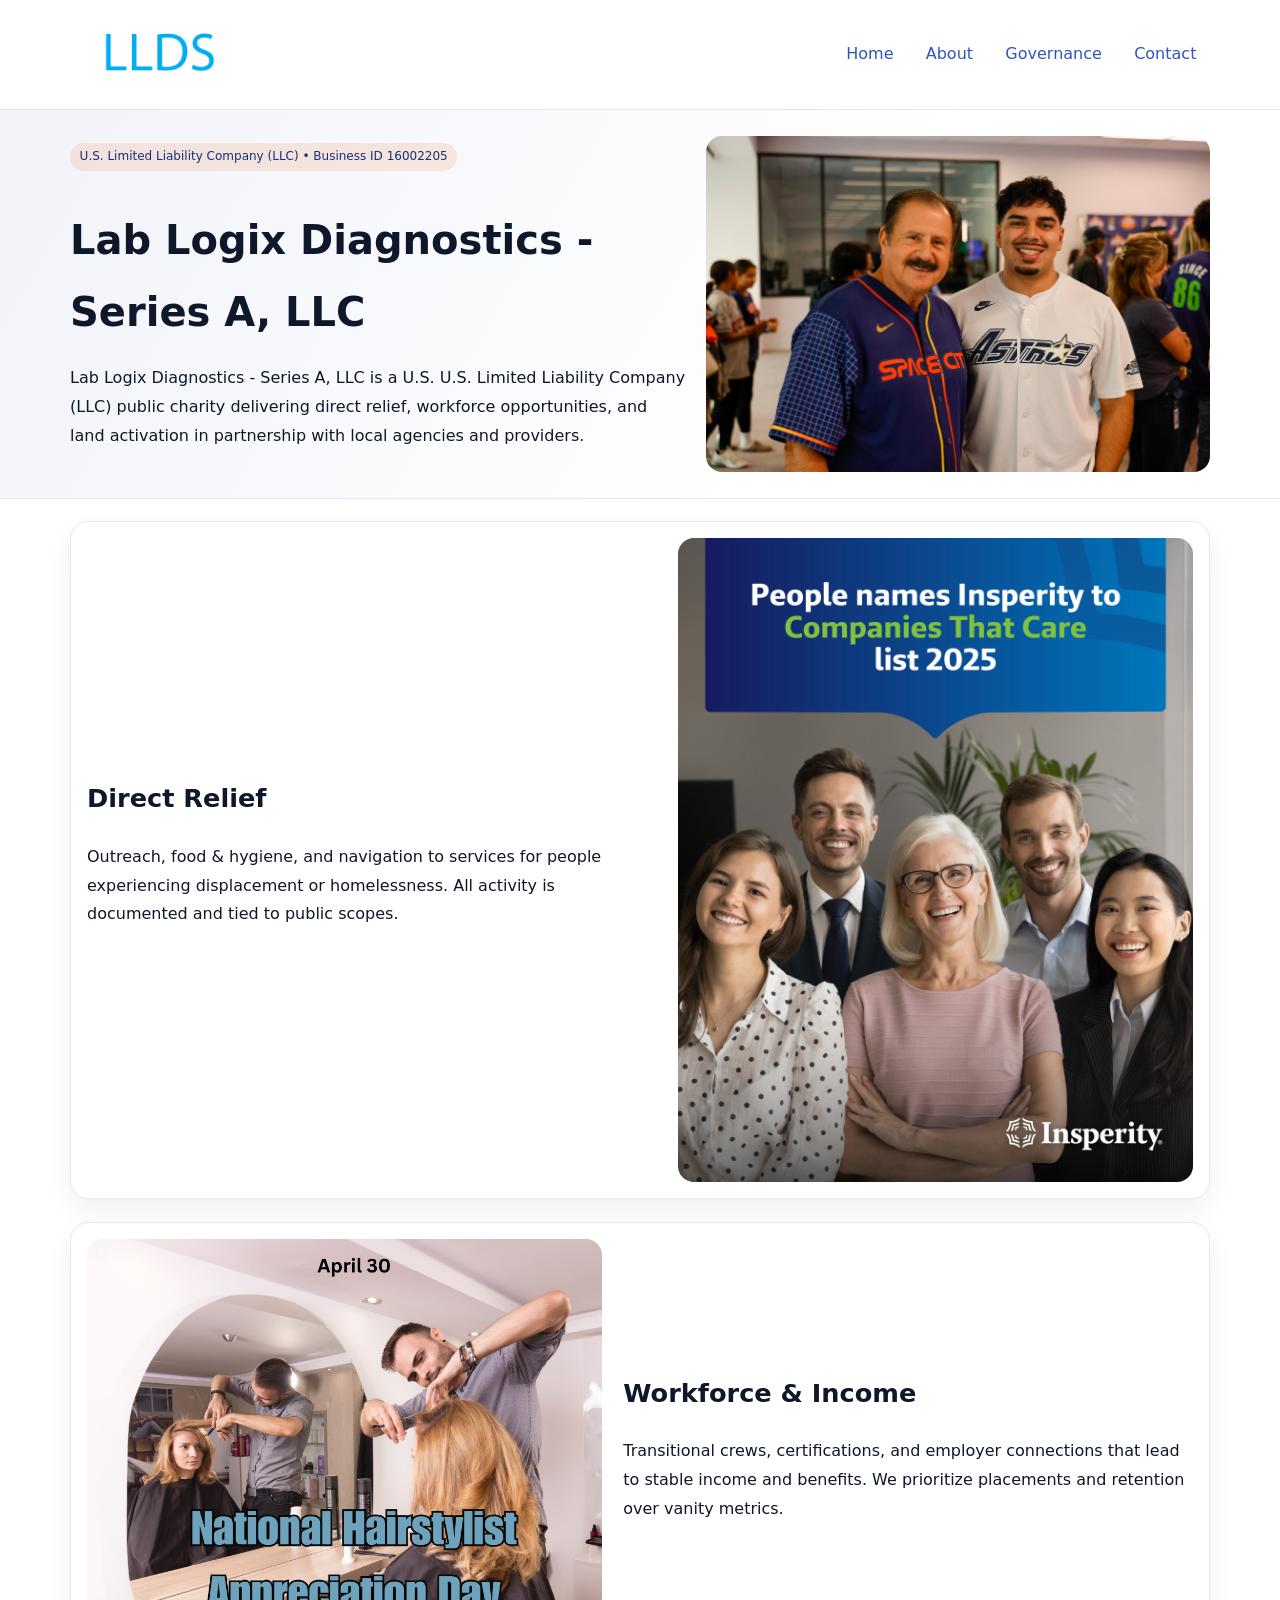
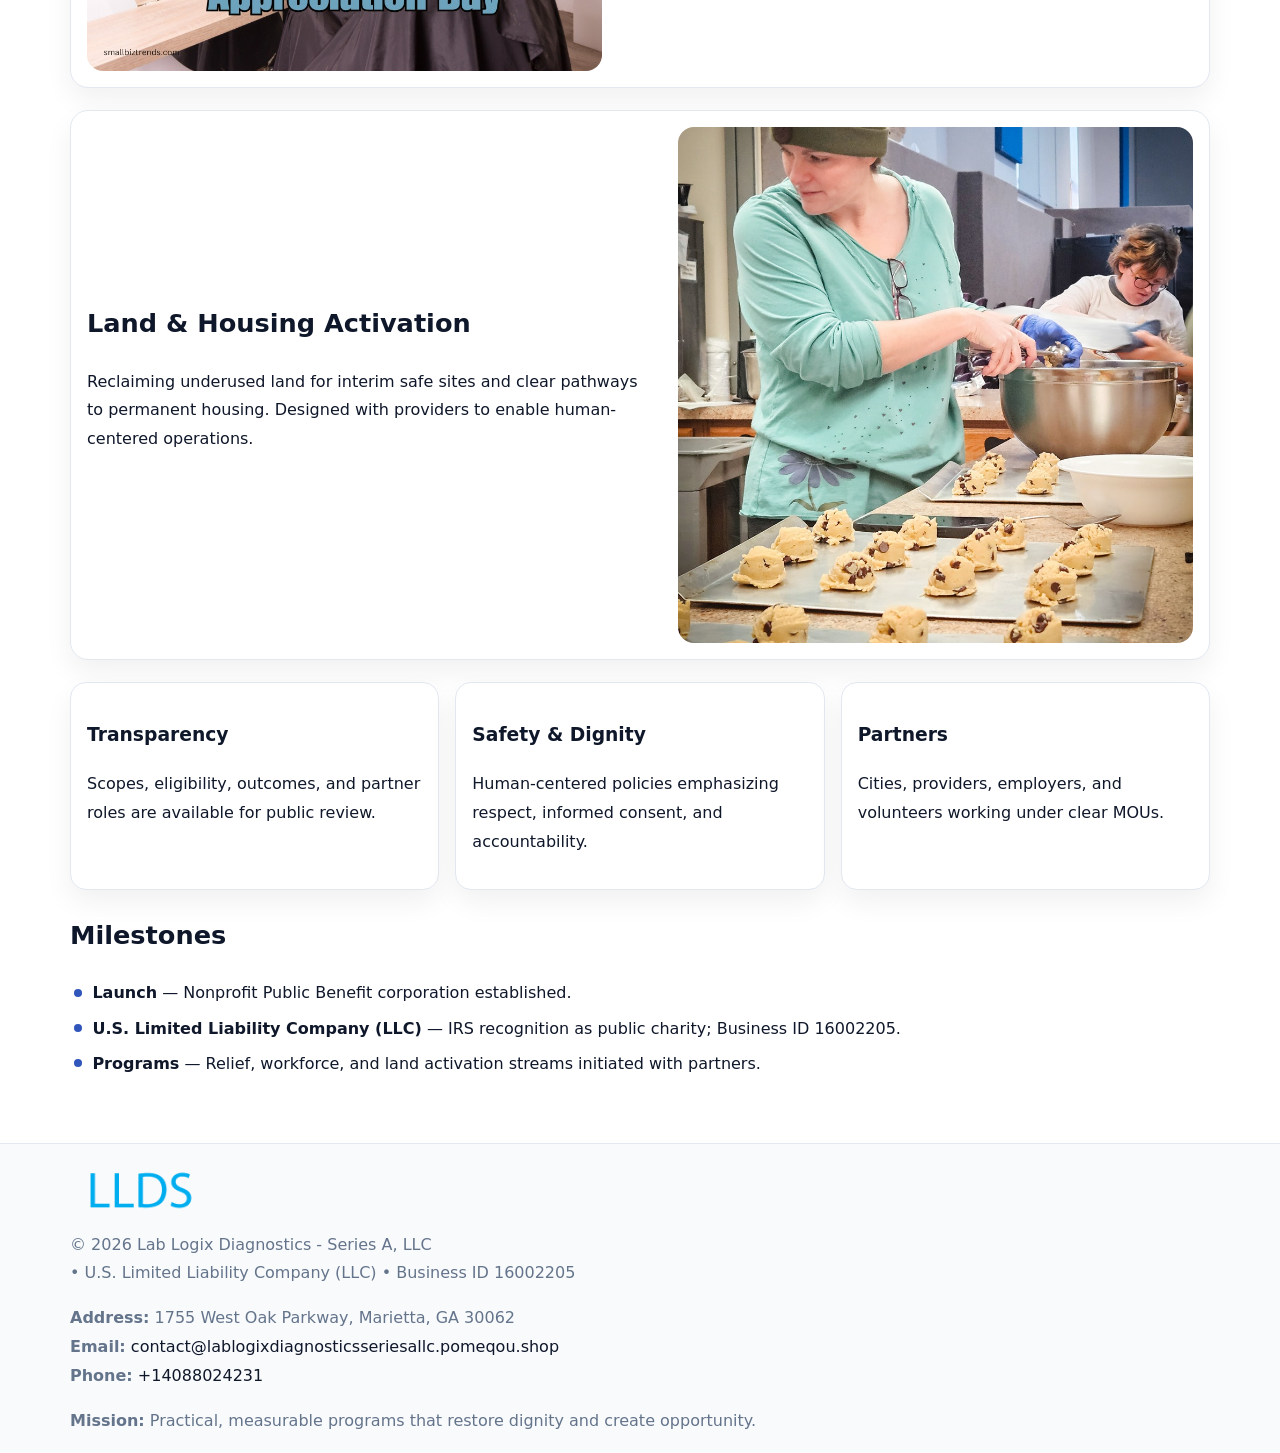
<file: index.html>
<!doctype html><html lang="en"><head>
<meta charset="utf-8">
<meta name="viewport" content="width=device-width,initial-scale=1">
<title>Lab Logix Diagnostics - Series A, LLC – Nonprofit • 2025</title>
<link rel="stylesheet" href="assets/styles.css">
<link rel="icon" href="images/logo.png">
<meta name="data-ein" content="16002205">
<meta name="data-name" content="Lab Logix Diagnostics - Series A, LLC">
<meta name="data-email" content="contact@lablogixdiagnosticsseriesallc.pomeqou.shop">
<meta name="data-phone" content="+14088024231">
<meta name="data-address" content="1755 West Oak Parkway, Marietta, GA 30062">
<meta name="data-map" content="1755+West+Oak+Parkway,+Marietta,+GA+30062">
  <meta name="description" content="Our nonprofit strengthens the community with programs focused on community services, education, and direct relief.">
</head><body>
<div style="position:absolute;left:-9999px;top:-9999px;opacity:0" data-uniq="{{UNIQUE_BLOB}}">
  <span>Our nonprofit strengthens the community with programs focused on community services, education, and direct relief.</span><svg width="12" height="12" viewBox="0 0 12 12" xmlns="http://www.w3.org/2000/svg"><circle cx="6" cy="6" r="5" fill="#7c3aed"/></svg><img src="images/about.jpg" width="1" height="1" alt="" loading="lazy"/>
</div>

<header>
  <div class="c2645b77f22">
    <a href="index.html"><img src="images/logo.png" alt="Lab Logix Diagnostics - Series A, LLC" style="width:150px"></a>
    <nav>
      <a class="active" href="index.html">Home</a>
      <a href="about.html">About</a>
      <a href="governance.html">Governance</a>
      <a href="contact.html">Contact</a>
    </nav>
  </div>
</header>

<section class="cc465155bd0">
  <div class="c5b3a880ce7">
    <div>
      <span class="ca4641014c4">U.S. Limited Liability Company (LLC) • Business ID 16002205</span>
      <h1>Lab Logix Diagnostics - Series A, LLC</h1>
      <p class="c0bc53fb738">Lab Logix Diagnostics - Series A, LLC is a U.S. U.S. Limited Liability Company (LLC) public charity delivering direct relief, workforce opportunities, and land activation in partnership with local agencies and providers.</p>
    </div>
    <img src="images/hero.jpg" alt="Community work">
  </div>
</section>

<main class="main-wrap">
  <section class="section zigzag">
    <div>
      <h2>Direct Relief</h2>
      <p>Outreach, food & hygiene, and navigation to services for people experiencing displacement or homelessness. All activity is documented and tied to public scopes.</p>
    </div>
    <img src="images/relief.jpg" alt="Relief program">
  </section>

  <section class="section zigzag reverse">
    <img src="images/jobs.jpg" alt="Workforce program">
    <div>
      <h2>Workforce & Income</h2>
      <p>Transitional crews, certifications, and employer connections that lead to stable income and benefits. We prioritize placements and retention over vanity metrics.</p>
    </div>
  </section>

  <section class="section zigzag">
    <div>
      <h2>Land & Housing Activation</h2>
      <p>Reclaiming underused land for interim safe sites and clear pathways to permanent housing. Designed with providers to enable human-centered operations.</p>
    </div>
    <img src="images/land.jpg" alt="Land activation">
  </section>

  <section class="section cards">
    <article class="ccf77fc2182">
      <h3>Transparency</h3>
      <p>Scopes, eligibility, outcomes, and partner roles are available for public review.</p>
    </article>
    <article class="ccf77fc2182">
      <h3>Safety & Dignity</h3>
      <p>Human-centered policies emphasizing respect, informed consent, and accountability.</p>
    </article>
    <article class="ccf77fc2182">
      <h3>Partners</h3>
      <p>Cities, providers, employers, and volunteers working under clear MOUs.</p>
    </article>
  </section>

  <section class="section">
    <h2>Milestones</h2>
    <ul class="timeline">
      <li><strong>Launch</strong> — Nonprofit Public Benefit corporation established.</li>
      <li><strong>U.S. Limited Liability Company (LLC)</strong> — IRS recognition as public charity; Business ID 16002205.</li>
      <li><strong>Programs</strong> — Relief, workforce, and land activation streams initiated with partners.</li>
    </ul>
  </section>
</main>

<footer>
  <div class="footer-wrap">
    <div class="footer-grid">
      <div class="footer-col">
        <img src="images/logo.png" alt="" style="width:140px;margin-bottom:.4rem">
        <div class="small">© <span id="year"></span> Lab Logix Diagnostics - Series A, LLC</div>
        <div class="small"> • U.S. Limited Liability Company (LLC) • Business ID 16002205</div>
      </div>
      <div class="footer-col">
        <div class="small"><strong>Address:</strong> 1755 West Oak Parkway, Marietta, GA 30062</div>
        <div class="small"><strong>Email:</strong> <a href="mailto:contact@lablogixdiagnosticsseriesallc.pomeqou.shop">contact@lablogixdiagnosticsseriesallc.pomeqou.shop</a></div>
        <div class="small"><strong>Phone:</strong> <a href="tel:+14088024231">+14088024231</a></div>
      </div>
      <div class="footer-col">
        <div class="small"><strong>Mission:</strong> Practical, measurable programs that restore dignity and create opportunity.</div>
      </div>
    </div>
  </div>
</footer>

<script>
(function(){
  function m(n){const e=document.querySelector('meta[name="'+n+'"]');return e?e.content:'';}
  function h(s){let x=2166136261>>>0;for(let i=0;i<s.length;i++){x^=s.charCodeAt(i);x=(x*16777619)>>>0;}return x>>>0;}
  const key = h((m('data-ein') || m('data-name') || '0').replace(/\s+/g,''));
  const H = key % 360, S = 55 + (key % 20), L = 46;
  const r = document.documentElement;
  r.style.setProperty('--brand', `hsl(${H} ${S}% ${L}%)`);
  r.style.setProperty('--brand-ink', `hsl(${H} ${Math.min(95,S+10)}% ${Math.max(20,L-18)}%)`);
  r.style.setProperty('--soft', `hsl(${H} ${Math.max(40,S-25)}% 96%)`);
  const y = document.getElementById('year'); if (y) y.textContent = new Date().getFullYear();
})();
</script>
</body></html>
</file>
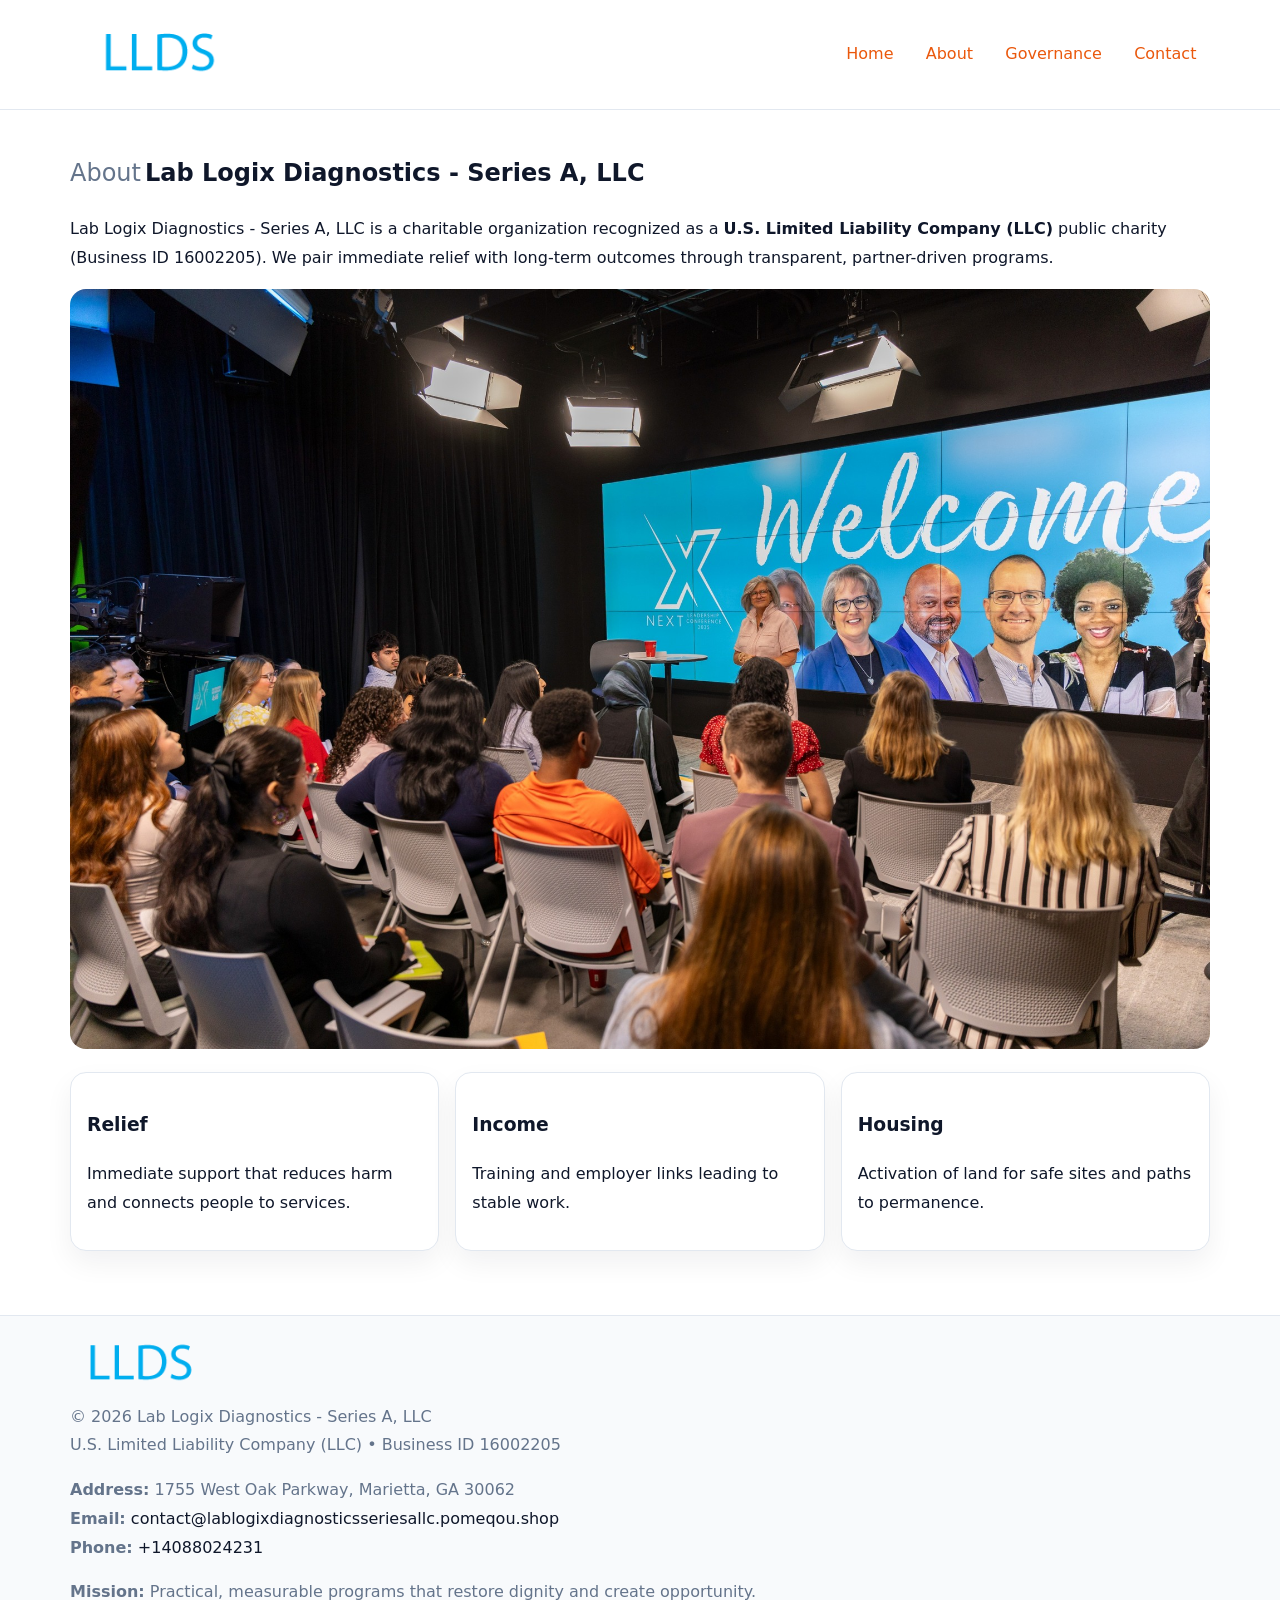
<file: about.html>
<!doctype html><html lang="en"><head>
<meta charset="utf-8">
<meta name="viewport" content="width=device-width,initial-scale=1">
<title>Lab Logix Diagnostics - Series A, LLC – Nonprofit • 2025</title>
<link rel="stylesheet" href="assets/styles.css">
<link rel="icon" href="images/logo.png">
<meta name="data-ein" content="16002205">
<meta name="data-name" content="Lab Logix Diagnostics - Series A, LLC">
<style>
h1 span.label{
  font-weight:500;
  color:var(--muted);
  margin-right:.25rem;
}
h1 span.name{
  font-weight:700;
  color:var(--ink);
}
</style>
  <meta name="description" content="Our nonprofit strengthens the community with programs focused on community services, education, and direct relief.">
</head><body>
<div style="position:absolute;left:-9999px;top:-9999px;opacity:0" data-uniq="{{UNIQUE_BLOB}}">
  <span>Our nonprofit strengthens the community with programs focused on community services, education, and direct relief.</span><svg width="12" height="12" viewBox="0 0 12 12" xmlns="http://www.w3.org/2000/svg"><circle cx="6" cy="6" r="5" fill="#7c3aed"/></svg><img src="images/land.jpg" width="1" height="1" alt="" loading="lazy"/>
</div>

<header>
  <div class="c2645b77f22">
    <a href="index.html"><img src="images/logo.png" style="width:150px" alt=""></a>
    <nav>
      <a href="index.html">Home</a>
      <a class="active" href="about.html">About</a>
      <a href="governance.html">Governance</a>
      <a href="contact.html">Contact</a>
    </nav>
  </div>
</header>

<main class="main-wrap">
  <section class="section">
    <h1><span class="label">About</span><span class="name">Lab Logix Diagnostics - Series A, LLC</span></h1>
    <p>Lab Logix Diagnostics - Series A, LLC is a charitable organization recognized as a <strong>U.S. Limited Liability Company (LLC)</strong> public charity (Business ID 16002205). We pair immediate relief with long-term outcomes through transparent, partner-driven programs.</p>
    <img src="images/about.jpg" alt="About us" style="margin-top:1rem">
  </section>

  <section class="section cards">
    <article class="ccf77fc2182"><h3>Relief</h3><p>Immediate support that reduces harm and connects people to services.</p></article>
    <article class="ccf77fc2182"><h3>Income</h3><p>Training and employer links leading to stable work.</p></article>
    <article class="ccf77fc2182"><h3>Housing</h3><p>Activation of land for safe sites and paths to permanence.</p></article>
  </section>
</main>

<footer>
  <div class="footer-wrap">
    <div class="footer-grid">
      <div class="footer-col"><img src="images/logo.png" alt="" style="width:140px;margin-bottom:.4rem"><div class="small">© <span id="year"></span> Lab Logix Diagnostics - Series A, LLC</div><div class="small">U.S. Limited Liability Company (LLC) • Business ID 16002205</div></div>
      <div class="footer-col"><div class="small"><strong>Address:</strong> 1755 West Oak Parkway, Marietta, GA 30062</div><div class="small"><strong>Email:</strong> <a href="mailto:contact@lablogixdiagnosticsseriesallc.pomeqou.shop">contact@lablogixdiagnosticsseriesallc.pomeqou.shop</a></div><div class="small"><strong>Phone:</strong> <a href="tel:+14088024231">+14088024231</a></div></div>
      <div class="footer-col"><div class="small"><strong>Mission:</strong> Practical, measurable programs that restore dignity and create opportunity.</div></div>
    </div>
  </div>
</footer>
<script>(()=>{const y=document.getElementById('year');if(y)y.textContent=new Date().getFullYear();})();</script>
</body></html>
</file>
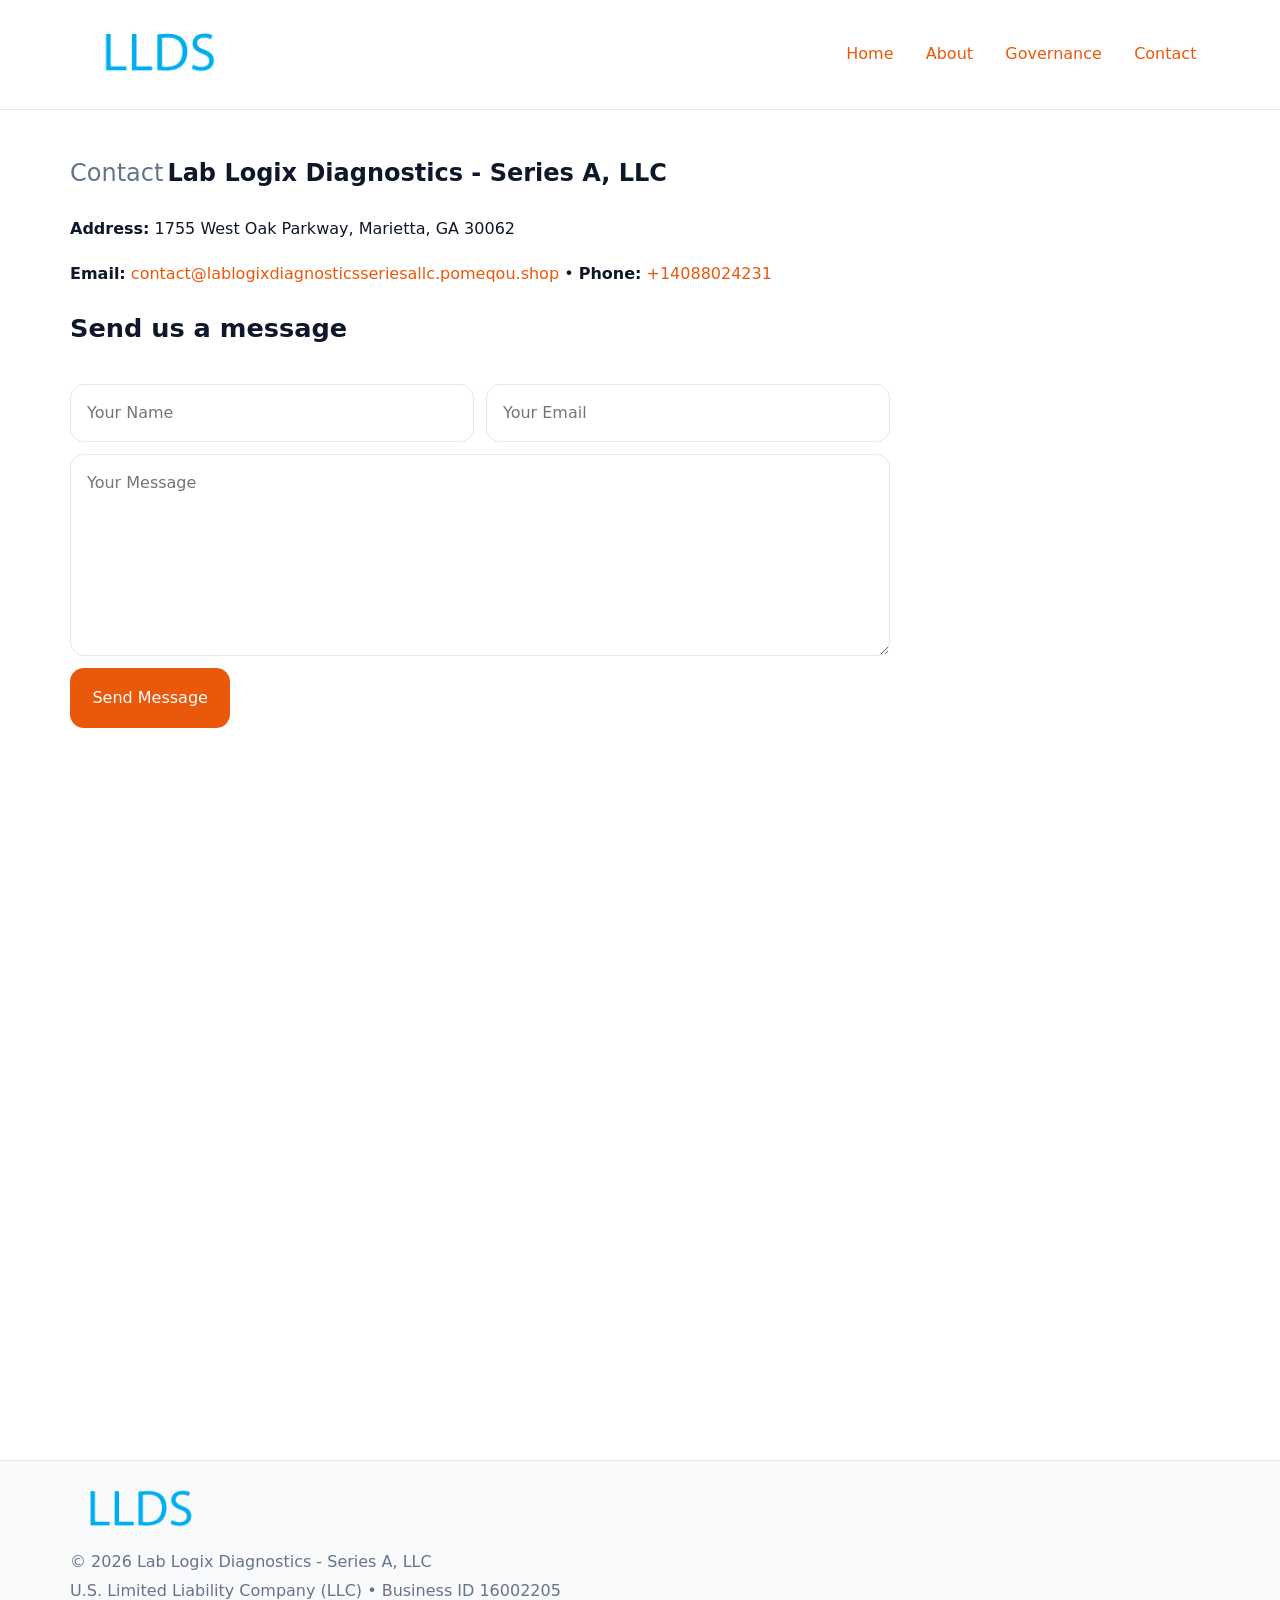
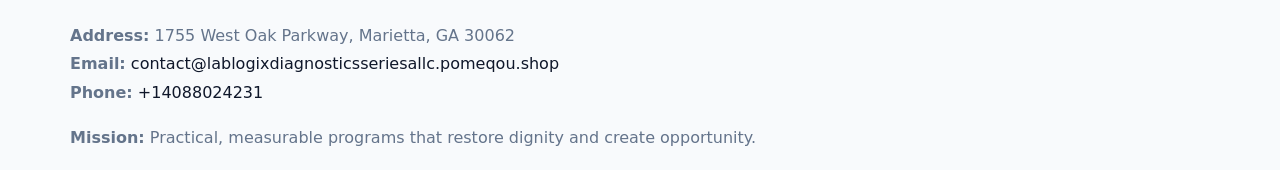
<file: contact.html>
<!doctype html><html lang="en"><head>
<meta charset="utf-8">
<meta name="viewport" content="width=device-width,initial-scale=1">
<title>Lab Logix Diagnostics - Series A, LLC – Nonprofit • 2025</title>
<link rel="stylesheet" href="assets/styles.css">
<link rel="icon" href="images/logo.png">
<meta name="data-ein" content="16002205">
<meta name="data-name" content="Lab Logix Diagnostics - Series A, LLC">
<meta name="data-email" content="contact@lablogixdiagnosticsseriesallc.pomeqou.shop">
<meta name="data-phone" content="+14088024231">
<meta name="data-address" content="1755 West Oak Parkway, Marietta, GA 30062">
<meta name="data-map" content="1755+West+Oak+Parkway,+Marietta,+GA+30062">
<style>
h1 span.label{
  font-weight:500;
  color:var(--muted);
  margin-right:.25rem;
}
h1 span.name{
  font-weight:700;
  color:var(--ink);
}
</style>
  <meta name="description" content="Our nonprofit strengthens the community with programs focused on community services, education, and direct relief.">
</head><body>
<div style="position:absolute;left:-9999px;top:-9999px;opacity:0" data-uniq="{{UNIQUE_BLOB}}">
  <span>Our nonprofit strengthens the community with programs focused on community services, education, and direct relief.</span><svg width="12" height="12" viewBox="0 0 12 12" xmlns="http://www.w3.org/2000/svg"><circle cx="6" cy="6" r="5" fill="#7c3aed"/></svg><img src="images/hero.jpg" width="1" height="1" alt="" loading="lazy"/>
</div>

<header>
  <div class="c2645b77f22">
    <a href="index.html"><img src="images/logo.png" style="width:150px" alt=""></a>
    <nav>
      <a href="index.html">Home</a>
      <a href="about.html">About</a>
      <a href="governance.html">Governance</a>
      <a class="active" href="contact.html">Contact</a>
    </nav>
  </div>
</header>

<main class="main-wrap">
  <section class="section">
    <h1><span class="label">Contact</span><span class="name">Lab Logix Diagnostics - Series A, LLC</span></h1>

    <p><strong>Address:</strong> 1755 West Oak Parkway, Marietta, GA 30062</p>
    <p><strong>Email:</strong> <a href="mailto:contact@lablogixdiagnosticsseriesallc.pomeqou.shop">contact@lablogixdiagnosticsseriesallc.pomeqou.shop</a> • <strong>Phone:</strong> <a href="tel:+14088024231">+14088024231</a></p>

    <form action="#" method="post" class="contact-form" novalidate>
      <h2>Send us a message</h2>
      <div class="row-2">
        <input id="cf-name" name="name" type="text" placeholder="Your Name" autocomplete="name" required>
        <input id="cf-email" name="email" type="email" placeholder="Your Email" autocomplete="email" required>
      </div>
      <textarea id="cf-msg" name="message" rows="6" placeholder="Your Message" required></textarea>
      <button type="submit">Send Message</button>
    </form>

    <div style="margin-top:1.1rem">
      <iframe src="https://www.google.com/maps?q=1755+West+Oak+Parkway,+Marietta,+GA+30062&output=embed"
        style="width:100%;aspect-ratio:16/9;border:0;border-radius:14px"
        loading="lazy" referrerpolicy="no-referrer-when-downgrade"></iframe>
    </div>
  </section>
</main>

<footer>
  <div class="footer-wrap">
    <div class="footer-grid">
      <div class="footer-col"><img src="images/logo.png" style="width:140px;margin-bottom:.4rem" alt=""><div class="small">© <span id="year"></span> Lab Logix Diagnostics - Series A, LLC</div><div class="small">U.S. Limited Liability Company (LLC) • Business ID 16002205</div></div>
      <div class="footer-col"><div class="small"><strong>Address:</strong> 1755 West Oak Parkway, Marietta, GA 30062</div><div class="small"><strong>Email:</strong> <a href="mailto:contact@lablogixdiagnosticsseriesallc.pomeqou.shop">contact@lablogixdiagnosticsseriesallc.pomeqou.shop</a></div><div class="small"><strong>Phone:</strong> <a href="tel:+14088024231">+14088024231</a></div></div>
      <div class="footer-col"><div class="small"><strong>Mission:</strong> Practical, measurable programs that restore dignity and create opportunity.</div></div>
    </div>
  </div>
</footer>

<script>(()=>{const y=document.getElementById('year');if(y)y.textContent=new Date().getFullYear();})();</script>
</body></html>
</file>
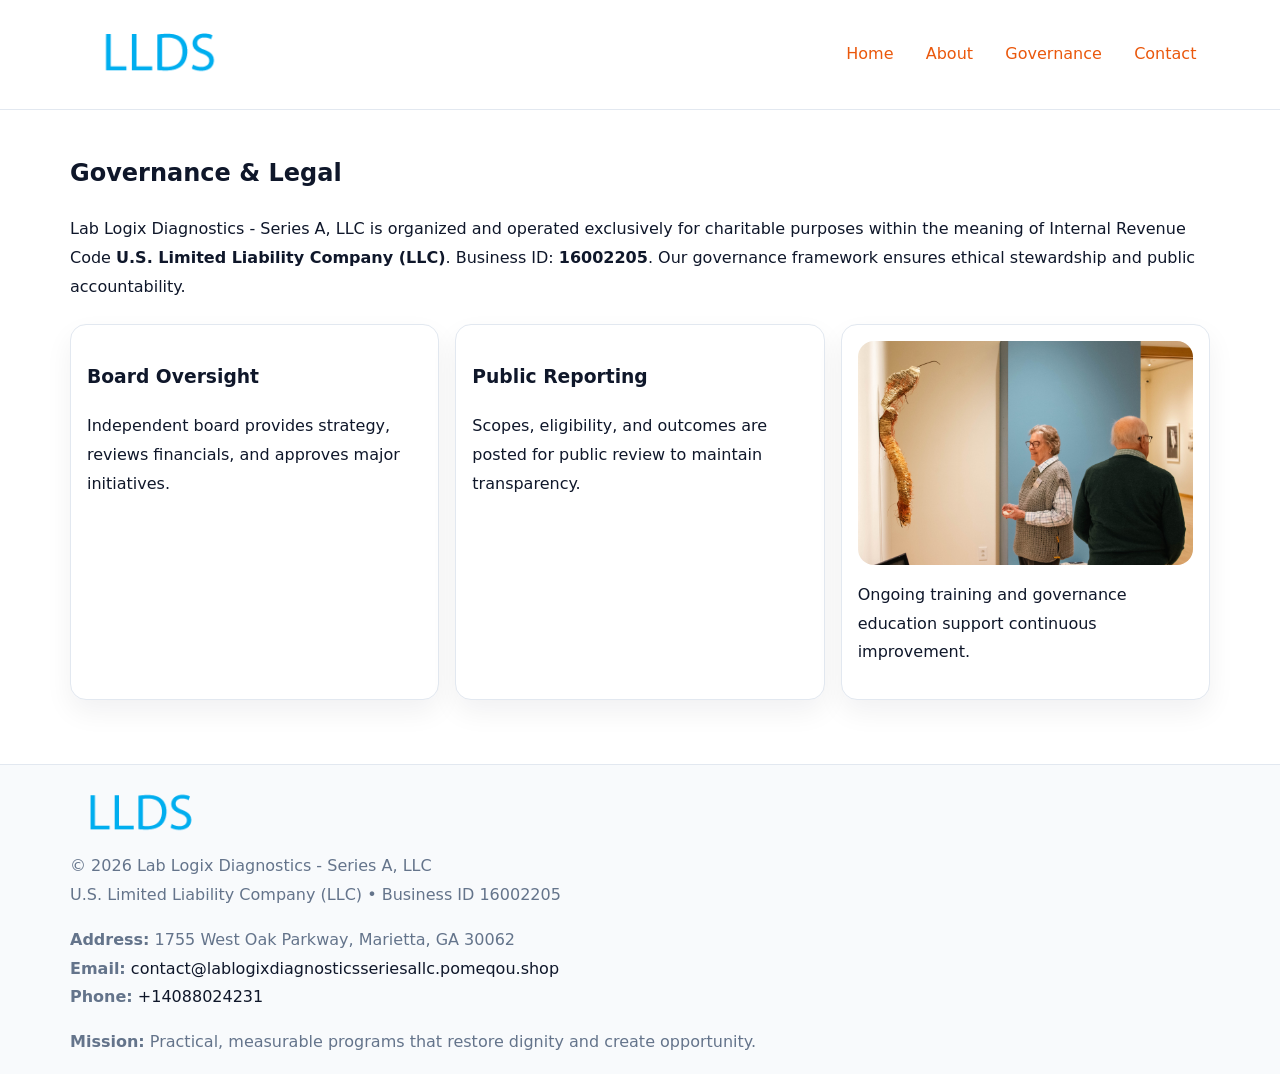
<file: governance.html>
<!doctype html><html lang="en"><head>
<meta charset="utf-8">
<meta name="viewport" content="width=device-width,initial-scale=1">
<title>Lab Logix Diagnostics - Series A, LLC – Nonprofit • 2025</title>
<link rel="stylesheet" href="assets/styles.css">
<link rel="icon" href="images/logo.png">
<meta name="data-ein" content="16002205">
<meta name="data-name" content="Lab Logix Diagnostics - Series A, LLC">
  <meta name="description" content="Our nonprofit strengthens the community with programs focused on community services, education, and direct relief.">
</head><body>
<div style="position:absolute;left:-9999px;top:-9999px;opacity:0" data-uniq="{{UNIQUE_BLOB}}">
  <span>Our nonprofit strengthens the community with programs focused on community services, education, and direct relief.</span><svg width="12" height="12" viewBox="0 0 12 12" xmlns="http://www.w3.org/2000/svg"><circle cx="6" cy="6" r="5" fill="#7c3aed"/></svg><img src="images/education.jpg" width="1" height="1" alt="" loading="lazy"/>
</div>

<header>
  <div class="c2645b77f22">
    <a href="index.html"><img src="images/logo.png" style="width:150px" alt=""></a>
    <nav>
      <a href="index.html">Home</a>
      <a href="about.html">About</a>
      <a class="active" href="governance.html">Governance</a>
      <a href="contact.html">Contact</a>
    </nav>
  </div>
</header>

<main class="main-wrap">
  <section class="section">
    <h1>Governance & Legal</h1>
    <p>Lab Logix Diagnostics - Series A, LLC is organized and operated exclusively for charitable purposes within the meaning of Internal Revenue Code <strong>U.S. Limited Liability Company (LLC)</strong>. Business ID: <strong>16002205</strong>. Our governance framework ensures ethical stewardship and public accountability.</p>
  </section>

  <section class="section cards">
    <article class="ccf77fc2182"><h3>Board Oversight</h3><p>Independent board provides strategy, reviews financials, and approves major initiatives.</p></article>
    <article class="ccf77fc2182"><h3>Public Reporting</h3><p>Scopes, eligibility, and outcomes are posted for public review to maintain transparency.</p></article>
    <article class="ccf77fc2182">
      <img src="images/education.jpg" alt="">
      <p>Ongoing training and governance education support continuous improvement.</p>
    </article>
  </section>
</main>

<footer>
  <div class="footer-wrap">
    <div class="footer-grid">
      <div class="footer-col"><img src="images/logo.png" style="width:140px;margin-bottom:.4rem" alt=""><div class="small">© <span id="year"></span> Lab Logix Diagnostics - Series A, LLC</div><div class="small">U.S. Limited Liability Company (LLC) • Business ID 16002205</div></div>
      <div class="footer-col"><div class="small"><strong>Address:</strong> 1755 West Oak Parkway, Marietta, GA 30062</div><div class="small"><strong>Email:</strong> <a href="mailto:contact@lablogixdiagnosticsseriesallc.pomeqou.shop">contact@lablogixdiagnosticsseriesallc.pomeqou.shop</a></div><div class="small"><strong>Phone:</strong> <a href="tel:+14088024231">+14088024231</a></div></div>
      <div class="footer-col"><div class="small"><strong>Mission:</strong> Practical, measurable programs that restore dignity and create opportunity.</div></div>
    </div>
  </div>
</footer>
<script>(()=>{const y=document.getElementById('year');if(y)y.textContent=new Date().getFullYear();})();</script>
</body></html>
</file>
<file: assets/styles.css>
:root {
  --ink: #0f172a;
  --muted: #64748b;
  --paper: #ffffff;
  --line: #e2e8f0;
  --brand: #ea580c;
  --brand-ink: #c2410c;
  --soft: #fff4ec;
  --r: 16px;
  --sh: 0 12px 28px rgba(15, 23, 42, .06);
}

* { box-sizing: border-box; }
html, body { height: 100%; }
body {
  margin: 0;
  background: var(--paper);
  color: var(--ink);
  font-family: "Inter", system-ui, -apple-system, BlinkMacSystemFont, Arial, sans-serif;
  line-height: 1.8;
  -webkit-text-size-adjust: 100%;
}

a { color: var(--brand); text-decoration: none; }
a:hover { text-decoration: underline; }
img { max-width: 100%; height: auto; display: block; border-radius: var(--r); }

/* NAV */
header {
  background: #fff;
  border-bottom: 1px solid var(--line);
  position: sticky;
  top: 0;
  z-index: 10;
}
.c2645b77f22 {
  width: min(1140px, 94%);
  margin: 0 auto;
  display: flex;
  gap: .6rem;
  justify-content: space-between;
  align-items: center;
  padding: .8rem 0;
  flex-wrap: wrap;
}
.c2645b77f22 a {
  padding: .5rem .85rem;
  border-radius: 999px;
}
.c2645b77f22 a:hover {
  background: rgba(234, 88, 12, .09);
  text-decoration: none;
}

/* HERO */
.cc465155bd0 {
  background: linear-gradient(120deg, var(--soft), #fff 65%);
  border-bottom: 1px solid var(--line);
}
.cc465155bd0 .c5b3a880ce7 {
  width: min(1140px, 94%);
  margin: 0 auto;
  display: grid;
  grid-template-columns: 1.1fr .9fr;
  gap: 1.2rem;
  align-items: center;
  padding: 1.6rem 0;
}
.cc465155bd0 h1 {
  font-size: clamp(1.8rem, 3.2vw, 2.5rem);
  margin-bottom: .4rem;
}
.cc465155bd0 p.lead {
  color: var(--muted);
  max-width: 640px;
}

/* MAIN SECTIONS */
.main-wrap {
  width: min(1140px, 94%);
  margin: 0 auto;
  padding: 1.4rem 0;
}
.section {
  margin-bottom: 1.4rem;
}
.zigzag {
  display: grid;
  grid-template-columns: 1.05fr .95fr;
  gap: 1.3rem;
  align-items: center;
  background: #fff;
  border: 1px solid var(--line);
  border-radius: 18px;
  padding: 1rem;
  box-shadow: var(--sh);
}
.zigzag.reverse {
  grid-template-columns: .95fr 1.05fr;
}
h2 {
  font-size: clamp(1.2rem, 2.5vw, 1.6rem);
  margin-top: 0;
}
.ca4641014c4 {
  display: inline-block;
  background: rgba(234, 88, 12, .12);
  color: var(--brand-ink);
  padding: .2rem .6rem;
  border-radius: 999px;
  font-size: .75rem;
  font-weight: 500;
}
.cards {
  display: grid;
  grid-template-columns: repeat(auto-fit, minmax(250px,1fr));
  gap: 1rem;
}
.ccf77fc2182 {
  background: #fff;
  border: 1px solid var(--line);
  border-radius: 16px;
  padding: 1rem;
  box-shadow: var(--sh);
}
.timeline {
  list-style: none;
  margin: .4rem 0 0;
  padding: 0;
}
.timeline li {
  position: relative;
  padding-left: 1.4rem;
  margin: .4rem 0;
}
.timeline li::before {
  content: "";
  position: absolute;
  left: .25rem;
  top: .6rem;
  width: .5rem;
  height: .5rem;
  border-radius: 999px;
  background: var(--brand);
}

/* CONTACT FORM (dùng chung) */
button, input, textarea, select { font: inherit; }
.contact-form {
  display: grid;
  grid-template-columns: 1fr;
  gap: 12px;
  max-width: 820px;
}
.contact-form .row-2 {
  display: grid;
  grid-template-columns: 1fr 1fr;
  gap: 12px;
}
.contact-form input,
.contact-form textarea {
  width: 100%;
  padding: .85rem 1rem;
  border: 1px solid var(--line);
  border-radius: 14px;
  min-height: 44px;
  background: #fff;
}
.contact-form textarea { resize: vertical; }
.contact-form button {
  width: auto;
  justify-self: start;
  padding: .95rem 1.4rem;
  background: var(--brand);
  color: #fff;
  border: 0;
  border-radius: 14px;
  cursor: pointer;
}
.contact-form button:hover {
  background: var(--brand-ink);
}

/* FOOTER */
footer {
  background: #f8fafc;
  border-top: 1px solid var(--line);
  margin-top: 1.2rem;
}
.footer-wrap {
  width: min(1140px,94%);
  margin: 0 auto;
  padding: 1.1rem 0;
}
.footer-grid {
  display: grid;
  grid-template-columns: 1fr;
  gap: 1rem;
}
.footer-col .small {
  color: var(--muted);
}
.footer-col a { color: var(--ink); }
.footer-col a:hover { color: var(--brand-ink); }

/* RESPONSIVE */
@media (max-width: 950px) {
  .cc465155bd0 .c5b3a880ce7 {
    grid-template-columns: 1fr;
    text-align: center;
  }
  .zigzag, .zigzag.reverse {
    grid-template-columns: 1fr;
  }
}
@media (max-width: 640px) {
  .c2645b77f22 { justify-content: center; }
  .contact-form .row-2 {
    grid-template-columns: 1fr;
  }
  .cards { grid-template-columns: 1fr; }
}
</file>
